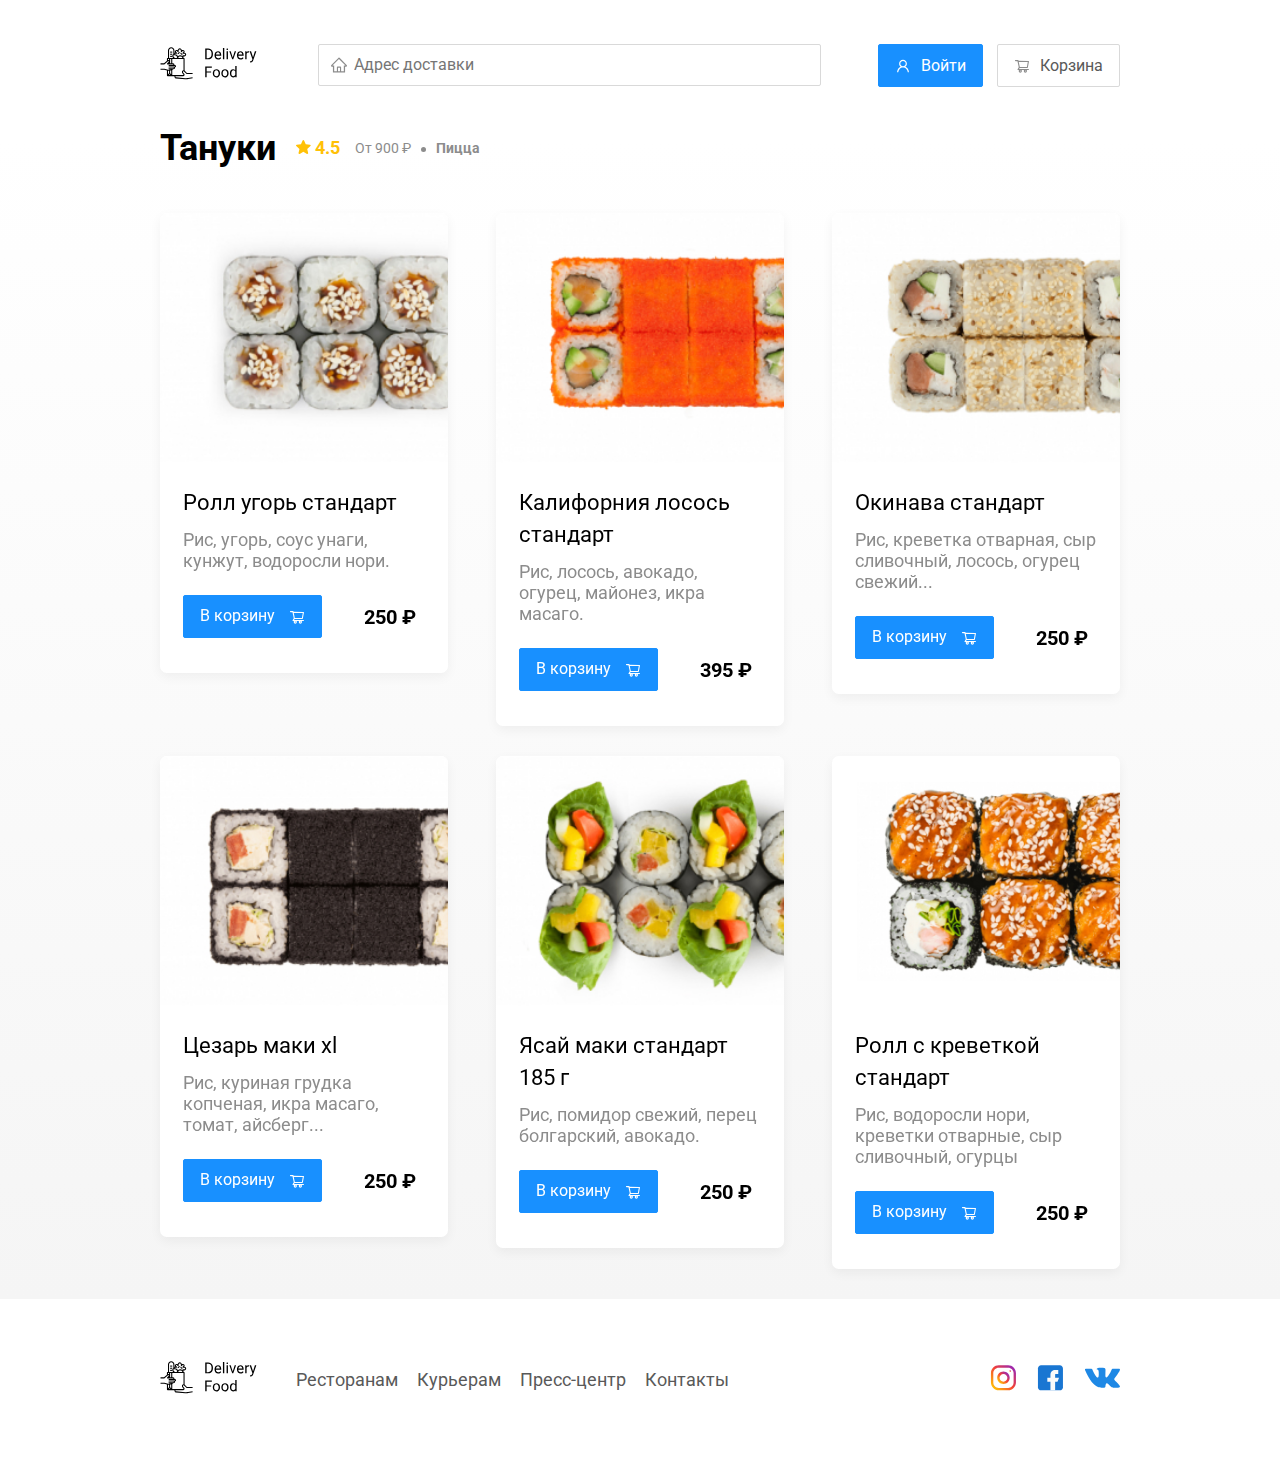
<file: restaurant.html>
<!DOCTYPE html>
<html lang="ru">
<head>
    <meta charset="UTF-8">
    <meta name="viewport" content="width=device-width, initial-scale=1.0">
    <title>Delivery Food - доставка еды на дом</title>
    <link href="https://fonts.googleapis.com/css?family=Roboto:400,700&display=swap&subset=cyrillic" rel="stylesheet">
    <link rel="stylesheet" href="css/normalize.css">
    <link rel="stylesheet" href="css/animate.css">
    <link rel="stylesheet" href="css/style.css">
</head>
<body>

    <div class="container">
        <!-- /.container -->
        <!-- Шапка -->
        <header class="header" >
            <!-- Логотип -->
            <a href="index.html"><img class="logo" src="img/logo.svg" alt="Logo"/></a>
            <input type="text" class="input input-address" placeholder="Адрес доставки" >
            <div class="buttons">
                <button class="button button-primary">
                    <img class="button-icon" src="img/user.svg" alt="">
                    <span class="button-text" >Войти</span>
                </button>
                <button class="button" id="cart-button">
                    <img class="button-icon" src="img/container.svg" alt="shopping-cart"/>
                    <span class="button-text" >Корзина</span>
                </button>
            </div>
            <!-- /.buttons -->
        </header>
        <!-- /.header -->
    </div>  
        <!-- ./container -->

        <main class="main">
            <div class="container">
                <section class="restaurants">
                    <div class="section-heading">
                        <h2 class="section-title">Тануки</h2>
                        <div class="card-info">
                            <div class="rating">
                                <img src="img/Vector.svg" alt="star" class="rating-star" />
                                4.5</div>
                            <div class="price">От 900 ₽</div>
                            <div class="category">Пицца</div>    
                        </div>
                        <!-- /.card-info -->
                    </div>
                    <!-- /.section-heading -->
                    <div class="cards">
                        <div class="card wow fadeInUp" data-wow-delay="0.2s">
                            <img src="img/rest_1.jpg" alt="card" class="card-image"/>
                            <div class="card-text">
                                <div class="card-heading">
                                    <h3 class="card-title card-title-reg">Ролл угорь стандарт</h3>
                                </div>
                                <!-- /.card-heading -->
                                <div class="card-info">
                                    <div class="ingredients">Рис, угорь, соус унаги, кунжут, водоросли нори.</div>    
                                </div>
                                <!-- /.card-info -->
                                <div class="card-buttons">
                                    <button class="button button-primary">
                                        <span class="button-card-text">В корзину</span>
                                        <img class="button-card-image" src="img/container_white.svg" alt="shop-cart">
                                    </button>
                                       <strong class="card-price-bold">250 ₽</strong>
                                </div>
                                <!-- /.card-buttons -->
                            </div>
                        </div>
                        <div class="card wow fadeInUp" data-wow-delay="0.4s">
                            <img src="img/rest_2.jpg" alt="card" class="card-image"/>
                            <div class="card-text">
                                <div class="card-heading">
                                    <h3 class="card-title card-title-reg">Калифорния лосось стандарт</h3>
                                </div>
                                <!-- /.card-heading -->
                                <div class="card-info">
                                    <div class="ingredients">Рис, лосось, авокадо, огурец, майонез, икра масаго.</div>    
                                </div>
                                <!-- /.card-info -->
                                <div class="card-buttons">
                                    <button class="button button-primary">
                                        <span class="button-card-text">В корзину</span>
                                        <img class="button-card-image" src="img/container_white.svg" alt="shop-cart">
                                    </button>
                                       <strong class="card-price-bold">395 ₽</strong>
                                </div>
                                <!-- /.card-buttons -->
                            </div>
                        </div>
                        <div class="card wow fadeInUp" data-wow-delay="0.6s">
                            <img src="img/rest_3.jpg" alt="card" class="card-image"/>
                            <div class="card-text">
                                <div class="card-heading">
                                    <h3 class="card-title card-title-reg">Окинава стандарт</h3>
                                </div>
                                <!-- /.card-heading -->
                                <div class="card-info">
                                    <div class="ingredients"> Рис, креветка отварная, сыр сливочный, лосось, огурец свежий...</div>    
                                </div>
                                <!-- /.card-info -->
                                <div class="card-buttons">
                                    <button class="button button-primary">
                                        <span class="button-card-text">В корзину</span>
                                        <img class="button-card-image" src="img/container_white.svg" alt="shop-cart">
                                    </button>
                                       <strong class="card-price-bold">250 ₽</strong>
                                </div>
                                <!-- /.card-buttons -->
                            </div>
                        </div>
                        <div class="card wow fadeInUp" data-wow-delay="0.2s">
                            <img src="img/rest_4.jpg" alt="card" class="card-image"/>
                            <div class="card-text">
                                <div class="card-heading">
                                    <h3 class="card-title card-title-reg">Цезарь маки хl</h3>
                                </div>
                                <!-- /.card-heading -->
                                <div class="card-info">
                                    <div class="ingredients">Рис, куриная грудка копченая, икра масаго, томат, айсберг...</div>    
                                </div>
                                <!-- /.card-info -->
                                <div class="card-buttons">
                                    <button class="button button-primary">
                                        <span class="button-card-text">В корзину</span>
                                        <img class="button-card-image" src="img/container_white.svg" alt="shop-cart">
                                    </button>
                                       <strong class="card-price-bold">250 ₽</strong>
                                </div>
                                <!-- /.card-buttons -->
                            </div>
                        </div>
                        <div class="card wow fadeInUp" data-wow-delay="0.4s">
                            <img src="img/rest_5.jpg" alt="card" class="card-image"/>
                            <div class="card-text">
                                <div class="card-heading">
                                    <h3 class="card-title card-title-reg">Ясай маки стандарт 185 г</h3>
                                </div>
                                <!-- /.card-heading -->
                                <div class="card-info">
                                    <div class="ingredients">Рис, помидор свежий, перец болгарский, авокадо.</div>    
                                </div>
                                <!-- /.card-info -->
                                <div class="card-buttons">
                                    <button class="button button-primary">
                                        <span class="button-card-text">В корзину</span>
                                        <img class="button-card-image" src="img/container_white.svg" alt="shop-cart">
                                    </button>
                                       <strong class="card-price-bold">250 ₽</strong>
                                </div>
                                <!-- /.card-buttons -->
                            </div>
                        </div>
                        <div class="card wow fadeInUp" data-wow-delay="0.6s">
                            <img src="img/rest_6.jpg" alt="card" class="card-image image-6"/>
                            <div class="card-text">
                                <div class="card-heading">
                                    <h3 class="card-title card-title-reg">Ролл с креветкой стандарт</h3>
                                </div>
                                <!-- /.card-heading -->
                                <div class="card-info">
                                    <div class="ingredients">Рис, водоросли нори, креветки отварные, сыр сливочный, огурцы</div>    
                                </div>
                                <!-- /.card-info -->
                                <div class="card-buttons">
                                    <button class="button button-primary">
                                        <span class="button-card-text">В корзину</span>
                                        <img class="button-card-image" src="img/container_white.svg" alt="shop-cart">
                                    </button>
                                       <strong class="card-price-bold">250 ₽</strong>
                                </div>
                                <!-- /.card-buttons -->
                            </div>
                        </div>
                        <!-- /.card -->
                    </div>
                    <!-- /.cards -->
                </section>
                <!-- /.restaurants -->
            </div>
            <!-- /.container -->
        </main>
        <footer class="footer">
            <div class="container">
                <div class="footer-block">
                    <a href="index.html"><img class="logo" src="img/logo.svg" alt="Logo"/></a>
                    <nav class="footer-nav">
                        <a href="#" class="footer-link">Ресторанам </a>
                        <a href="#" class="footer-link">Курьерам</a>
                        <a href="#" class="footer-link">Пресс-центр</a>
                        <a href="#" class="footer-link">Контакты</a>
                    </nav>
                    <!-- /.nav -->
                    <div class="socila-links">
                        <a href="#" class="social-link"><img src="img/social_1.svg" alt=""></a>
                        <a href="#" class="social-link"><img src="img/social_2.svg" alt=""></a>
                        <a href="#" class="social-link"><img src="img/social_3.svg" alt=""></a>

                    </div>
                    <!-- /.socila-links -->
                </div>
                <!-- /.footer-block -->
            </div>
            <!-- /.container -->
        </footer>
        <!-- /.footer -->
        <div class="modal">
            <div class="modal-dialog">
                <div class="modal-header">
                    <h3 class="modal-title">Корзина</h3>
                    <button class="close">&times;</button>
                </div>
                <!-- /.modal-header -->
                <div class="modal-body">
                    <div class="food-row">
                        <span class="food-name">Ролл угорь стандарт</span>
                        <strong class="food-price">250 ₽</strong>
                        <div class="food-couner">
                            <button class="couner-button">-</button>
                                <span class="counter">1</span>
                            <button class="couner-button">+</button>
                        </div>
                    </div>
                    <!-- /.foods-row -->
                    <div class="food-row">
                        <span class="food-name">Ролл угорь стандарт</span>
                        <strong class="food-price">250 ₽</strong>
                        <div class="food-couner">
                            <button class="couner-button">-</button>
                                <span class="counter">1</span>
                            <button class="couner-button">+</button>
                        </div>
                    </div>
                    <!-- /.foods-row -->
                    <div class="food-row">
                        <span class="food-name">Ролл угорь стандарт</span>
                        <strong class="food-price">250 ₽</strong>
                        <div class="food-couner">
                            <button class="couner-button">-</button>
                                <span class="counter">1</span>
                            <button class="couner-button">+</button>
                        </div>
                    </div>
                    <!-- /.foods-row -->
                    <div class="food-row">
                        <span class="food-name">Ролл угорь стандарт</span>
                        <strong class="food-price">250 ₽</strong>
                        <div class="food-couner">
                            <button class="couner-button">-</button>
                                <span class="counter">1</span>
                            <button class="couner-button">+</button>
                        </div>
                    </div>
                    <!-- /.foods-row -->
                    <div class="food-row">
                        <span class="food-name">Ролл угорь стандарт</span>
                        <strong class="food-price">250 ₽</strong>
                        <div class="food-couner">
                            <button class="couner-button">-</button>
                                <span class="counter">1</span>
                            <button class="couner-button">+</button>
                        </div>
                    </div>
                    <!-- /.foods-row -->
                </div>
                <!-- /.modal-body -->
                <div class="modal-footer">
                    <span class="modal-pricetag">1250 ₽</span>
                    <div class="footer-buttons">
                        <button class="button button-primary">Оформить заказ</button>
                        <button class="button">Отмена</button>
                    </div>
                </div>
                <!-- /.modal-footer -->
            </div>
            <!-- /.modal-dialog -->
        </div>
        <!-- /.modal -->
        <script src="js/wow.min.js"></script>
        <script src="js/main.js"></script>
</body>
</html>
</file>
<file: css/style.css>
*{
    box-sizing: border-box;
}

body{
    background-color: #fff;
    font-family: 'Roboto', sans-serif;
    /* отступ сверху для всей страницы вместо марджина для хедера */
    padding-top: 44px;
}

.container{
    /* border: 1px solid red; */
    max-width: 1200px;
    margin: auto; 
}

.input{
    background: #FFFFFF;
    border: 1px solid #D9D9D9;
    border-radius: 2px;
    font-size: 16px;
    line-height: 24px;
    color: #BFBFBF;
    padding: 8px;
    padding-left: 35px;
}

.header{
    display: flex;
    align-items: center;
    justify-content: space-between;
    margin-bottom: 40px;
}

.input-address{
    background: #FFFFFF;
    border: 1px solid #D9D9D9;
    border-radius: 2px;
    flex: 0.8;
    font-size: 16px;
    line-height: 24px;
    color: #BFBFBF;
    background-image: url(../img/home.svg);
    background-repeat: no-repeat;
    background-position: left 11px center;
}

.input-search{
    background-image: url(../img/search.svg);
    background-repeat: no-repeat;
    background-position: left 11px center;
    width: 300px;
    margin-left: auto;
}

.button{
    padding: 8px 16px;
    border: 1px solid #D9D9D9;
    background-color: #fff;
    box-sizing: border-box;
    box-shadow: 0px 0px 2px rgba(0, 0, 0, 0.0015);
    border-radius: 2px;
    color: #595959;
    font-size: 16px;
    line-height: 24px;
    cursor: pointer;
}

.button-primary{
    background: #1890FF;
    border-radius: 2px;
    border: 1px solid #1890FF;
    color: #fff;
    margin-right: 10px;
}

.button-icon{
    margin-right: 6px;
    vertical-align: middle;
}

.button-text{
    vertical-align: middle;
}

.button-card-text{
    margin-right: 10px;
}

.button-card-image{
    vertical-align: middle;
}

.promo{
    box-shadow: 0px 7px 12px rgba(158, 158, 163, 0.1);
    /* выравнивание изображения (без повтора/отступ сверху/отступсправа/масштаб-размер по высоте */
    background: #FFF1B8 url(../img/promo-img.png) no-repeat top -66px right -327px / 969px;
    border-radius: 10px;
    padding: 68px 70px;
    margin-bottom: 56px;
}

.promo-title{
    font-size: 39px;
    font-weight: 700;
    line-height: 46px;

color: #302C34;
}

.promo-text{
    max-width: 538px;
    font-size: 24px;
    line-height: 28px;
    color: #302C34;
}

.main{
    background: linear-gradient(180deg, rgba(245, 245, 245, 0) 1.04%, #F5F5F5 100%);
}

.section-heading{
    display: flex;
    align-items: center;
    margin-bottom: 44px;
}

.section-title{
    font-weight: bold;
    font-size: 36px;
    line-height: 42px;
    color: #000000;
    margin: 0;
    margin-right: 20px;
}

.cards{
    display: flex;
    flex-wrap: wrap ;
    /* выровнять элементы по верху и контенте будет просто вытягиваться вниз */
    align-items: flex-start;
    justify-content: space-between;
}

.card{
    background: #FFFFFF;
    box-shadow: 0px 4px 12px rgba(0, 0, 0, 0.05);
    border-radius: 7px;
    /* включить скругление для изображения(все что вылазит за пределы) */
    overflow: hidden;
    margin-bottom: 30px;
    flex-basis: 30%;
    text-decoration: none;
    transform: scale3d(1, 1, 1);
    transition: all 0.5s;
}
.card:hover{
    transform: scale3d(1.1, 1.1, 1.1);
    -webkit-box-shadow: 2px 2px 24px 4px rgba(0,0,0,0.3);
    -moz-box-shadow: 2px 2px 24px 4px rgba(0,0,0,0.3);
    box-shadow: 2px 2px 24px 4px rgba(0,0,0,0.3);
    transition: all 0.5s;
}

.card-image{
    width: 384px;
    height: 250px;
    /* img сам подстраивается под жестко заданный размер блока */
    object-fit: cover;
}

.image-6{
    padding: 25px;
}

.card-text{
    padding-top: 20px;
    padding-bottom: 35px;
    padding-left: 23px;
    padding-right: 23px;
}

.card-heading{
    display: flex;
    /* выравнивание относительно друг друга */
    align-items: center;
    justify-content: space-between;
}

.card-title{
    margin: 0;
    font-weight: 700;
    font-size: 24px;
    line-height: 32px;
    color: #000000;
}

.card-title-reg{
    font-weight: 400;
    margin-bottom: 10px;
    font-size: 22px;
    justify-content: center;
}

.card-tag{
    font-size: 12px;
    line-height: 20px;
    color: #FFFFFF;
    background-color: #262626;
    border-radius: 2px;
    padding: 1px 8px;
}

.card-info{
    display: flex;
    align-items: center;
    flex-wrap: wrap;
    
}

.card-buttons{
    display: flex;
    align-items: center;
    margin-top: 24px;
    
}

.card-price-bold{
    font-weight: 700;
    font-size: 20px;
    line-height: 32px;
    margin-left: 32px;
}

.rating{
    margin-right: 26px;
    color: #FFC107;
    font-weight: 700;
    font-size: 18px;
    line-height: 32px;
}

.category{
    text-overflow: ellipsis;
    overflow: hidden;
    white-space: nowrap;
    max-width: 150px;
    font-weight: 700;
    font-size: 18px;
    line-height: 32px;
}

.button{
    align-items: center;
}

.ingredients{
    font-size: 18px;
    line-height: 21px;
    color: #8C8C8C;
}

.price, .category{
    font-size: 18px;
    line-height: 32px;
    color: #8C8C8C;
}

.price{
    margin-right: 10px;
}

.price::after{
    content: "";
    width: 5px;
    height: 5px;
    background-color: #8C8C8C;
    /* сделать видимым элемент афтер */
    display: inline-block;

    vertical-align: middle;
    border-radius: 50%;
    margin-left: 10px;
}

.footer{
    padding: 60px 0;
}

.footer-block{
    display: flex;
    align-items: center;
    justify-content: space-between;
}

.footer-nav{
    /* прижать футер к левой стороне */
    margin-right: auto;
    margin-left: 35px;
}

.footer-link{
    display: inline-block;
    color: #595959;
    text-decoration: none;
    font-style: normal;
    font-weight: normal;
    font-size: 18px;
    line-height: 21px;
}

.footer-link:not(:last-child){
    margin-right: 15px;
}

.socila-links{
    display: flex;
    align-items: center;
}

.social-link:not(:last-child){
    margin-right: 21px;
}

.modal{
    /* для отцентровки окна */
   /*  */
   position: fixed;
   left: 0;
   top: 0;
   width: 100%;
   height: 100%;
   background: rgba(0, 0, 0, 0.4);
   display: none;
}

.is-open{
    display: flex;
}

.modal-header{
    display: flex;
    justify-content: space-between;
    align-items: center;
    margin-bottom: 45px;
}

.modal-dialog{
    max-width: 780px;
    width: 95%;
    background: #FFFFFF;
    border-radius: 5px;
    /* позиционирование окна по центру */
    margin: auto;
    padding: 40px 45px;
}

.modal-title{
    margin: 0;
    font-weight: 700;
    font-size: 36px;
    line-height: 42px;
    color: #000000;
}

.close{
   border: none;
   background-color: transparent;
   font-size: 36px;
   cursor: pointer; 
}

.close:hover{
    opacity: 0.5;
}       

.food-row{
    display: flex;
    align-items: flex-start;
    justify-content: space-between;
    padding-bottom: 8px;
    border-bottom: 1px solid #D9D9D9;
    margin-bottom: 15px;
}

.food-name{
    font-size: 18px;
    line-height: 32px;
}

.food-price{
    margin-left: auto;
    margin-right: 47px;
    font-weight: 700;
    font-size: 20px;
    line-height: 32px;
}

.food-couner{
    display: flex;
    align-items: center;
}

.couner-button{
    width: 39px;
    height: 32px;
    background: #FFFFFF;
    border: 1px solid #40A9FF;
    box-sizing: border-box;
    border-radius: 2px;
    font-size: 14px;
    line-height: 22px;
    color: #40A9FF;
    margin-right: 8px;

}

.counter{
    font-size: 16px;
    line-height: 24px;
    margin-left: 13px;
    margin-right: 13px;
}

.modal-footer{
    display: flex;
    justify-content: space-between;
    align-items: center;
    margin-top: 53px;
}

.modal-pricetag{
    background: #262626;
    border-radius: 5px;
    font-weight: 700;
    font-size: 20px;
    line-height: 23px;
    padding: 15px 20px;

/* Gray / gray-2 */

color: #FAFAFA;
}

@media (max-width: 1366px){

    .container{
        max-width: 960px;
    }
    .promo{
        background-position: center right -300px;
        background-size: 750px;
    }
    .rating{
        margin-right: 15px;
    }
    .category, .price{
        font-size: 14px;
    }
    
}

@media (max-width: 992px){
    .container{
        max-width: 750px;
    }
    .promo{
        padding: 50px;
        background-size: 500px;
        background-position: center right -200px;
    }
    .promo-text{
        font-size: 18px;
        max-width: 400px;
    }
    .card{
        flex-basis: 49%;
    }
    .footer-link{
        font-size: 16px;
    }
}

@media (max-width: 768px){
    .container{
        max-width: 90%;
    }
    .header{
        flex-wrap: wrap;
    }

    .card-info{
        flex-wrap: wrap;
    }
    .card .rating{
        flex-basis: 100%;
    }
    .card-title{
        font-size: 18px;
    }
    .promo{
        background-size: 400px;
        background-position: bottom 50px right -200px;
    }
    .promo-title{
        font-size: 24px;
        line-height: 1.4;
    }
    .promo-text{
        margin-top: 0;
    }

}

@media (max-width: 578px){
   
    .input-address{
        margin-top: 15px;
        order: 5;
        flex: 1;
    }
    .promo{
        background-image: url(none);
    }
    .promo-title{
        margin-bottom: 10px;
    }
    .section-title{
        font-size: 20px;
    }
    .card{
        flex-basis: 100%;
    }
    .card-image{
        width: 100%;
    }
    .footer{
        padding: 30px;
    }
    .footer-block{
        align-items: start;
    }
    .footer-nav{
        display: flex;
        order: 0;
        margin-left: 0;
        margin-right: 0;
        flex-direction: column;
    }
    .footer-logo{
        order: 1;
        margin-right: 5px;
    }
    .socila-links{
        order: 2;
    }
}

@media (max-width: 480px){
    .button-text{
        display: none;
    }
    .button-icon{
        margin: 0;
    }
    .button{
        min-height: 40px;
    }
    .promo{
        padding: 20px;
    }
    .section-heading{
        flex-wrap: wrap;
    }
    .section-title{
        margin: 0 auto;;
    }
    .footer-block{
        flex-wrap: wrap;
        flex-direction: column;
        align-items: center;
    }
    .footer-logo{
        order: 0;
        margin-bottom: 20px;
    }
    .footer-nav{
        margin-bottom: 20px;
        text-align: center;
    }
    .footer-link:not(:last-child){
        margin-right: 0;
    }
}
</file>
